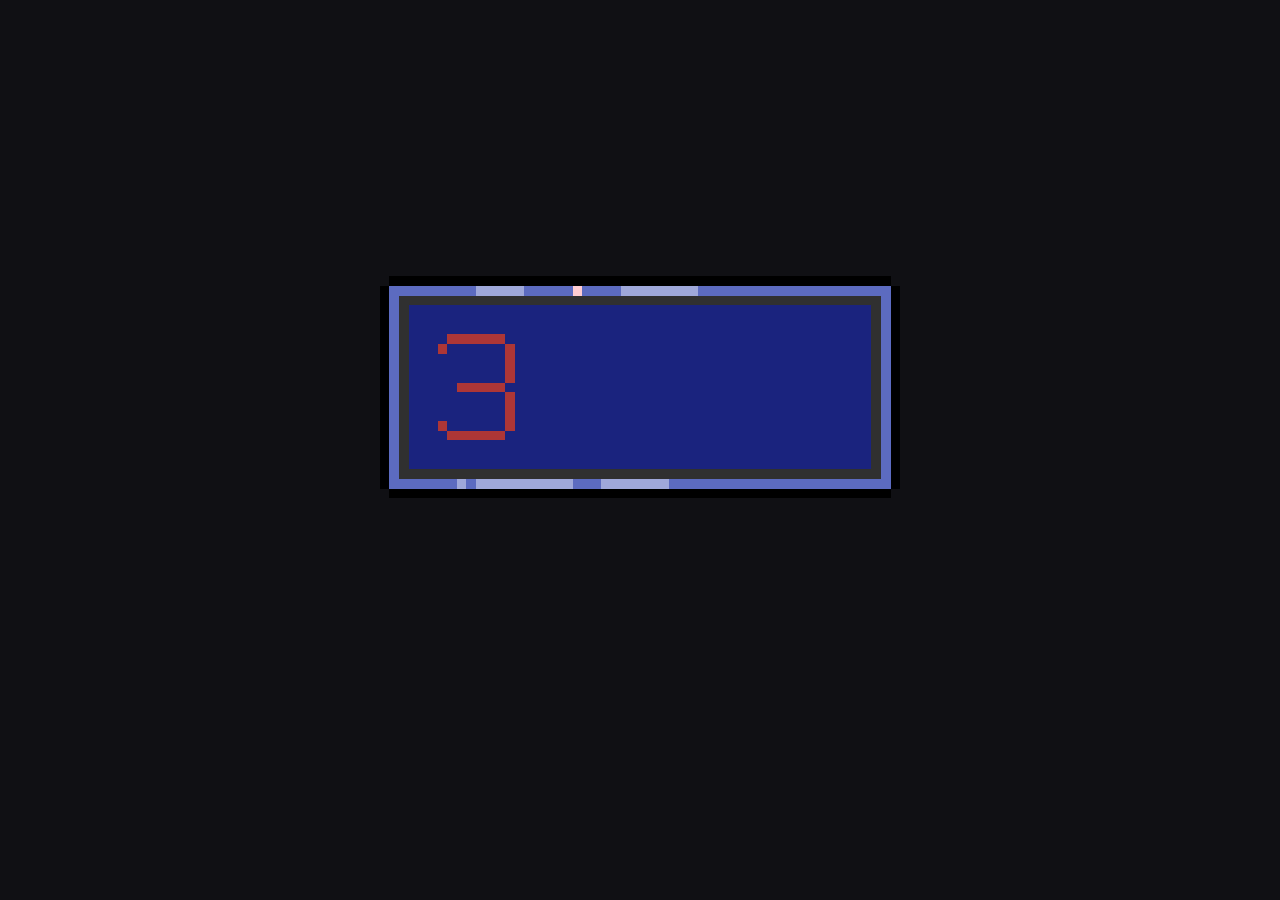
<file: index.html>
<!DOCTYPE html>
<html lang="en">
    <head>
        <meta charset="UTF-8">
        <meta name="viewport" content="width=device-width, initial-scale=1.0">
        <script>if(!sessionStorage.getItem('splashSeen')){window.location.href='splash.html';}</script>
        <link rel="stylesheet" href="style.css">
    </head>
    <body>
        <nav class="navbar">
            <a href="#" class="logo">
                <img src="assets/flag-orpheus-left.png" class="nav-flag">
            </a>
            <div class="nav-links">
                <a href="#about">about</a>
                <a href="#rewards">rewards</a>
                <a href="#faq">faq</a>
            </div>
        </nav>

        <section class="hero">
            <div class="hero-inner">
                <span class="section-label">✦ a hack club ysws</span>
                <div class="hero-title-row">
                    <h1>3am</h1>
                </div>
                <span class="hero-credit">YSWS by Hridhaan with the help of Seba</span>
                <p class="big-copy">Pick something dark-themed to build — a moody website, a cursed little tool, a game, or whatever else you can come up with.</p>
                <p class="big-copy">The only rule? It should look like it was built after the sun went down.</p>
                <p class="big-copy">Then finish it, ship it, and get rewarded for the hours you put in.</p>
                <div class="launch-box">
                    <img src="assets/owl.png" class="owl">
                    <div class="launch-right">
                        <p class="section-label">✦ until you can sleep</p>
                        <div class="clock-display">
                            <span id="days">00</span><span class="clock-sep">:</span><span id="hours">00</span><span class="clock-sep">:</span><span id="minutes">00</span><span class="clock-sep">:</span><span id="seconds">00</span>
                        </div>
                        <div class="clock-labels">
                            <span>days</span><span>hrs</span><span>min</span><span>sec</span>
                        </div>
                    </div>
                </div>
                <div class="hero-buttons">
                    <a href="https://forms.hackclub.com/3am" target="_blank" class="button">submit your project →</a>
                    <a href="dashboard.html" class="dashboard-button">Dashboard →</span>
                </div>
                <span class="hand-note scribble">- made possible by questionable sleep schedules</span>
            </div>
        </section>

        <section class="section" id="about">
            <span class="section-label">✦ how it works</span>
            <div class="steps">
                <div class="step">
                    <div class="step-body">
                        <div class="step-title">
                            <span class="step-num">01</span>
                            <h3>join the community</h3>
                        </div>
                        <p>join <a href="https://hackclub.slack.com/app_redirect?channel=3am" target="_blank" style="color:#d6b8dc">#3am</a> in Slack.</p>
                        <p class="hand-note">come say hi, lurk silently or accidentally make friends. your choice!</p>
                    </div>
                </div>

                <div class="step">
                    <div class="step-body">
                        <div class="step-title">
                            <span class="step-num">02</span>
                            <h3>build something</h3>
                        </div>
                        <p>website, game, tool, app, whatever.</p>
                        <p class="hand-note">the only requirement? it has to be dark.</p>
                    </div>
                </div>

                <div class="step">
                    <div class="step-body">
                        <div class="step-title">
                            <span class="step-num">03</span>
                            <h3>track your time</h3>
                        </div>
                        <p>use Hackatime while you build.</p>
                        <p class="hand-note">yes, we need proof you actually made the thing and didn't just stare at VS Code for 6 hours.</p>
                    </div>
                </div>

                <div class="step">
                    <div class="step-body">
                        <div class="step-title">
                            <span class="step-num">04</span>
                            <h3>submit your project</h3>
                        </div>
                        <p>send it in before the deadline.</p>
                        <p class="hand-note">show us what you built, how long it took, and hopefully something that actually runs.</p>
                    </div>
                </div>

                <div class="step">
                    <div class="step-body">
                        <div class="step-title">
                            <span class="step-num">05</span>
                            <h3>get your prize</h3>
                        </div>
                        <p>pick your rewards.</p>
                        <p class="hand-note">sleep schedule not included.</p>
                    </div>
                </div>
            </div>
        </section>

        <section class="section" id="rewards">
            <span class="section-label">✦ rewards</span>
            <h2>what you can earn</h2>
            <p class="big-copy">spend your beans on real stuff. <span class="hand-note" style="font-size:16px; transform:none">1 hour = 5 beans</span></p>
            <div class="rewards-grid">
                <div class="reward-item"><img src="https://www.worthing.in/cdn/shop/products/IMG_20210820_170902.jpg?v=1629459850" alt="book grant"><span>book grant</span><span class="reward-price">5 beans</span></div>
                <div class="reward-item"><img src="https://cdn.hackclub.com/019fd377-3649-75be-bf89-69efc5540c5c/image.png" alt="hardware"><span>hardware grant</span><span class="reward-price">5 beans</span></div>
                <div class="reward-item"><img src="https://encrypted-tbn0.gstatic.com/images?q=tbn:ANd9GcQ8YgHI-eO8T_VSS-6tA50IaVhsPWlC6CtM-WS7HRzEkA&s=10" alt="hosting"><span>hosting grant</span><span class="reward-price">5 beans</span></div>
                <div class="reward-item"><img src="https://cdn.hackclub.com/019fe60c-0565-778a-838b-8623ec78508c/image.png" alt="energy drink"><span>energy drink grant</span><span class="reward-price">5 beans</span></div>
                <div class="reward-item"><img src="https://cdn.hackclub.com/019e22e5-757a-781f-b5e3-a200ed973d98/image.png" alt="chrome extension"><span>chrome web dev extension</span><span class="reward-price">5 beans</span></div>
                <div class="reward-item"><img src="https://cdn.hackclub.com/019fa456-b4dd-7a73-b639-80828e63b63c/image.png" alt="coffee"><span>$10 coffee card</span><span class="reward-price">10 beans</span></div>
                <div class="reward-item"><img src="https://encrypted-tbn3.gstatic.com/shopping?q=tbn:ANd9GcQanU0gF4QKpnvIgXnmJUeXQaI5NMaWyK6V-1rBVa_j6-A02MkS5HHPunbs1giqx9eRX24aUwAi7LwkTIqwEhmP4kNYda5OAZX-to5HLSdyUmuyT12EAuEldp8" alt="peripheral"><span>peripheral device grant</span><span class="reward-price">10 beans</span></div>
                <div class="reward-item"><img src="https://www.foodandwine.com/thmb/YxTpbJjamzotxmM7XzYEq_rloNE=/1500x0/filters:no_upscale():max_bytes(150000):strip_icc()/Here-Are-the-Most-Popular-Snacks-in-America-Per-State-6ada7279c64a46898b6ec09ad083f9f2.jpg" alt="snacks"><span>snacks for the night</span><span class="reward-price">10 beans</span></div>
                <div class="reward-item"><img src="https://user-cdn.hackclub-assets.com/019fc98d-8ee8-7350-b61e-8d8ac6a72ede/ai.webp" alt="ai hosting"><span>$10 ai &amp; hosting credits</span><span class="reward-price">10 beans</span></div>
                <div class="reward-item"><img src="https://cdn.hackclub.com/019fe616-d1bd-7c38-8869-bcf4d63b6e71/image.png" alt="horror game"><span>horror game grant</span><span class="reward-price">20 beans</span></div>
                <div class="reward-item"><img src="https://i5.walmartimages.com/seo/TOPRenddon-32GB-Portable-MP3-Player-with-LCD-Screen-Ultra-Compact-Metal-Music-Player-USB-Rechargeable-SD-TF-Card-Reader-Audio-Player_fbcbfc6a-3222-41a9-8d8e-fcda8077fdb5.05a535eb8cadf1e8e52c7e97bac9d316.jpeg?odnHeight=573&odnWidth=573&odnBg=FFFFFF" alt="mp3"><span>mp3 player grant</span><span class="reward-price">20 beans</span></div>
                <div class="reward-item"><img src="https://cdn.hackclub.com/019fe60b-15b1-705a-9bbc-ee6358328eae/image.png" alt="brew machine"><span>brew machine grant</span><span class="reward-price">20 beans</span></div>
                <div class="reward-item"><img src="https://cdn.hackclub.com/019fc98d-90a6-7e78-bfff-d55d6b263f27/en_badge_web_generic.png" alt="google play"><span>google play dev account</span><span class="reward-price">25 beans</span></div>
                <div class="reward-item"><img src="https://cdn.hackclub.com/019fa458-4a5e-7024-941f-dc038a93780b/image.png" alt="blue light glasses"><span>blue light glasses</span><span class="reward-price">30 beans</span></div>
                <div class="reward-item"><img src="https://hackyeah.hackclub.com/minecraft.png" alt="minecraft"><span>minecraft</span><span class="reward-price">40 beans</span></div>
                <div class="reward-item"><img src="https://cdn.hackclub.com/019fc991-f6bc-77f7-a2f8-994b155053ac/image.png" alt="e-reader"><span>$50 e-reader grant</span><span class="reward-price">50 beans</span></div>
                <div class="reward-item"><img src="https://user-cdn.hackclub-assets.com/019fc991-fb83-76a0-bade-ea4a310811d2/image.png" alt="logitech"><span>logitech mx master 3s</span><span class="reward-price">100 beans</span></div>
                <div class="reward-item"><img src="https://encrypted-tbn1.gstatic.com/shopping?q=tbn:ANd9GcQSHergPPhI3EYYWRS6FwpbH-wSfz1POogGOgIgTpYIigBAYwfWOkTTAF1PGU7h28FY9hsLWYcXp4aN93A4qt5VnOmFWRRfwX_0uX6Rz-a_Ag6qfa2UUetY7Q" alt="laptop"><span>laptop grant</span><span class="reward-price">100 beans</span></div>
                <div class="reward-item"><img src="https://media.licdn.com/dms/image/v2/D4D22AQFtGTkok3Eniw/feedshare-shrink_800/feedshare-shrink_800/0/1701798439889?e=1787788800&v=beta&t=2lMisyqKuoQLh-8q9orDyJJVBltM6Vkp_y_ODux5I2E" alt="telescope"><span>telescope grant</span><span class="reward-price">100 beans</span></div>
                <div class="reward-item"><img src="https://cdn.hackclub.com/019fe615-bd5b-7ea1-853d-2b7ce27dcab8/image.png" alt="apple pencil"><span>apple pencil</span><span class="reward-price">130 beans</span></div>
                <div class="reward-item"><img src="https://hackyeah.hackclub.com/headphones.webp" alt="headphones"><span>Sony WH-CH720N</span><span class="reward-price">150 beans</span></div>
                <div class="reward-item"><img src="https://encrypted-tbn0.gstatic.com/images?q=tbn:ANd9GcQIdPoIO0vVg-60XUh_XWz15aRIMLN1WKbOdAGD2wWGLA&s=10" alt="gta vi"><span>GTA VI</span><span class="reward-price">155 beans</span></div>
                <div class="reward-item"><img src="https://user-cdn.hackclub-assets.com/019fc98d-8cd3-7f91-b55a-5f20132561e1/image.png" alt="flipper zero"><span>flipper zero</span><span class="reward-price">200 beans</span></div>
                <div class="reward-item"><img src="https://user-cdn.hackclub-assets.com/019fc991-f942-75a1-a5e9-b38dd99fc9d8/lookaside.fbsbx.webp" alt="meta glasses"><span>meta smart glasses</span><span class="reward-price">300 beans</span></div>
                <div class="reward-item"><img src="https://encrypted-tbn0.gstatic.com/images?q=tbn:ANd9GcQo9va3cCWu3j-TtW7XKGbor2KuhKfez3-DRzWlcNOZrQ&s=10" alt="ipad"><span>iPad (10th Gen)</span><span class="reward-price">325 beans</span></div>
                <div class="reward-item"><img src="https://user-cdn.hackclub-assets.com/019fc98d-9272-7302-8ec7-cc4ff5f5161b/image.png" alt="meta quest"><span>Meta Quest 3S</span><span class="reward-price">350 beans</span></div>
            </div>
            <p class="hand-note" style="margin-top:16px">→ dashboard coming soon</p>
        </section>

        <section class="section" id="faq">
            <span class="section-label">✦ questions</span>
            <h2>frequently asked</h2>
            <p class="big-copy">stuff people usually ask before jumping in.</p>

            <div class="faq-list">
                <div class="faq-item">
                    <button class="faq-q" data-faq>is this free?<span class="faq-chevron">▾</span></button>
                    <div class="faq-a"><div class="faq-a-inner">yep, totally free, same as every other Hack Club event.</div></div>
                </div>
                <div class="faq-item">
                    <button class="faq-q" data-faq>what can I ship?<span class="faq-chevron">▾</span></button>
                    <div class="faq-a"><div class="faq-a-inner">Pick something dark themed to build, a site, a tool, a game, whatever you're into. Hardware works too, and get real rewards for actually finishing it.</div></div>
                </div>
                <div class="faq-item">
                    <button class="faq-q" data-faq>Am I eligible?<span class="faq-chevron">▾</span></button>
                    <div class="faq-a"><div class="faq-a-inner">If you're 13 to 18, you're in, no matter where you live.</div></div>
                </div>
                <div class="faq-item">
                    <button class="faq-q" data-faq>Do I have to code at exactly 3 AM?<span class="faq-chevron">▾</span></button>
                    <div class="faq-a"><div class="faq-a-inner">Nah, "3 AM" is more of a vibe than a schedule. Code whenever works for you during the event.</div></div>
                </div>
            </div>
        </section>
    <footer>
        <ul>
            <li><img src="https://cdn.hackclub.com/019d730b-a931-785f-a435-c0b3eba933ce/puQ5T1DQN2FkLKxkse1UyxSH_MfbowlTpN71hRGDrvo" alt="Hack Club Logo" /></li>
            <li><a href="https://hackclub.com/privacy-and-terms#hack-club-standard-terms-and-conditions" target="_blank" rel="noopener noreferrer">TOS</a></li>
            <li><a href="https://hackclub.com/privacy-and-terms#hack-club-privacy-notice" target="_blank" rel="noopener noreferrer">Privacy Policy</a></li>
            <li><a href="https://forms.hackclub.com/bounty" target="_blank" rel="noopener noreferrer">Fulfillment Bounty</a></li>
            <li><a href="https://hackclub.com" target="_blank">Hack Club</a></li>
            <li><a href="https://hackclub.slack.com/app_redirect?channel=3am" target="_blank" rel="noopener noreferrer">Slack</a></li>
            <li><a href="https://hackatime.hackclub.com" target="_blank">Hackatime</a></li>
      </ul>
    </footer>
    <script src="script.js"></script>
    </body>
</html>
</file>
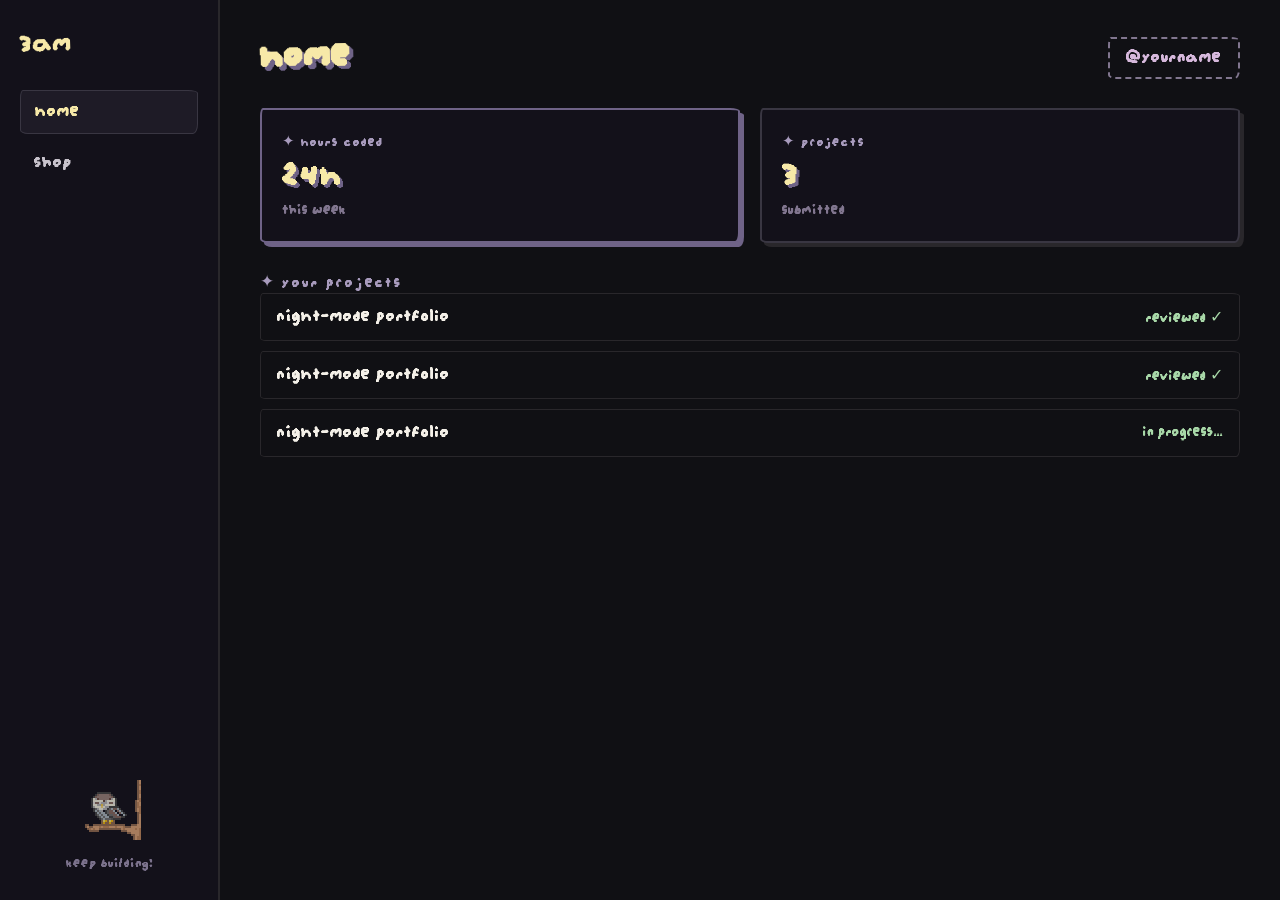
<file: dashboard.html>
<!DOCTYPE html>
<html lang="en">
    <head>
        <meta charset="UTF-8">
        <meta name="viewport" content="width=device-width, initial-scale=1.0">
        <title>3AM - Dashboard</title>
        <link rel="stylesheet" href="dashboard.css">
    </head>
    <body>
        <div class="layout">
            <aside class="sidebar">
                <a href="index.html" class="sidebar-logo">3AM</a>
                <nav class="sidebar-nav">
                    <a href="dashboard.html" class="nav-item active">
                        <span class="nav-icon">home</span>
                    </a>
                    <a href="shop.html" class="nav-item">
                        <span class="nav-icon">shop</span>
                    </a>
                </nav>
                <div class="sidebar-owl">
                    <img src="assets/owl.png" alt="owl">
                    <p>keep building!</p>
                </div>
            </aside>

            <main class="main">
                <div class="topbar">
                    <h1 class="page-title">home</h1>
                    <div class="user-badge">@yourname</div>
                </div>

                <div class="cards">
                    <div class="card card-accent">
                        <span class="card-label">✦ hours coded</span>
                        <span class="card-value">24h</span>
                        <span class="card-sub">this week</span>
                    </div>
                    <div class="card">
                        <span class="card-label">✦ projects</span>
                        <span class="card-value">3</span>
                        <span class="card-sub">submitted</span>
                    </div>
                </div>

                <div class="section-box">
                    <span class="section-label">✦ your projects</span>
                    <div class="project-list">
                        <div class="project-item">
                            <span class="project-name">night-mode portfolio</span>
                            <span class="project-tag">reviewed ✓</span>
                        </div>
                        <div class="project-item">
                            <span class="project-name">night-mode portfolio</span>
                            <span class="project-tag">reviewed ✓</span>
                        </div>
                        <div class="project-item">
                            <span class="project-name">night-mode portfolio</span>
                            <span class="project-tag">in progress...</span>
                        </div>
                    </div>
                </div>
            </main>
    </body>
</html>
</file>
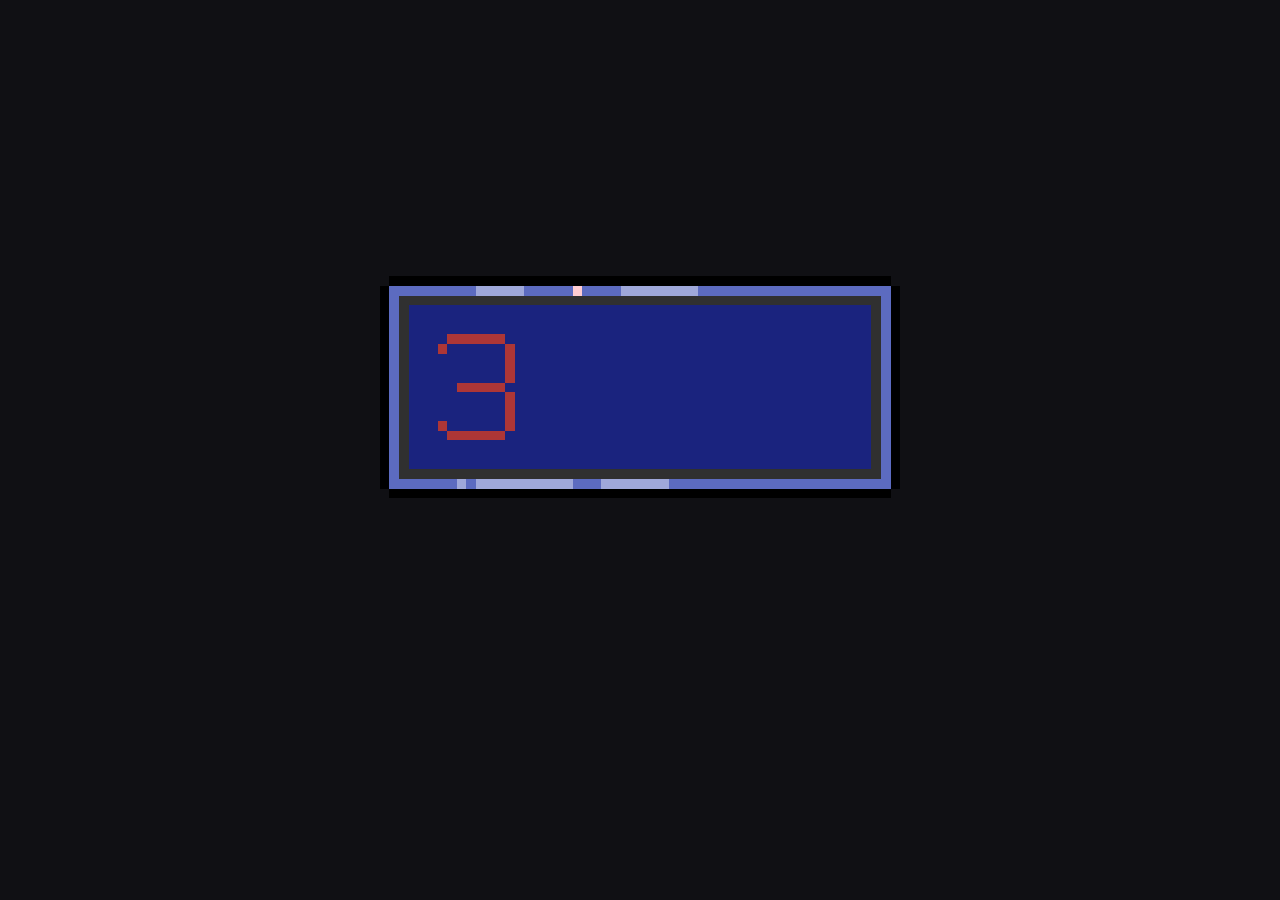
<file: splash.html>
<!DOCTYPE html>
<html lang="en">
<head>
    <meta charset="UTF-8">
    <meta name="viewport" content="width=device-width, initial-scale=1.0">
    <title>3AM</title>
    <link rel="stylesheet" href="splash.css">
</head>
<body>
    <div class="splash" id="splash">
        <img src="assets/splash1.png" class="splash-img" id="splashImg">
        <img src="assets/splash2.png" class="splash-img splash-img-next" id="splashImgNext">
        <div class="splash-label" id="splashLabel">ysws<br><span class="splash-credit">by Hridhaan with the help of Seba</span></div>
    </div>
    <script src="splash.js"></script>
</body>
</html>
</file>
<file: style.css>
@font-face {
    font-family: "Augie";
    src: url("./fonts/augiepixel.ttf") format("truetype");
}

* {
    font-family: "Augie", cursive;
    box-sizing: border-box
}

body {
    margin: 0;
    background: #101014 url('assets/background.jpg') center/cover no-repeat fixed;
    color: #f4f0e8;
}

.ysws-credit {
    text-align: center;
    padding: 8px;
    font-size: 14px;
    color: #81768f;
    background: rgba(16,16,20,0.7);
    letter-spacing: 1px;
}

.navbar {
    display: flex;
    align-items: center;
    gap: 24px;
    padding: 18px 36px;
    border-bottom: 2px solid #29272b;
    background: rgba(16, 16, 20, 0.55);
    backdrop-filter: blur(8px);
}

.logo {
    font-size: 34px;
    color: #f7e9a8;
    text-decoration: none;
    text-shadow: 3px 3px 0 #6f6387;
    transform: rotate(-2deg);
    display: inline-flex;
    align-items: center;
    gap: 8px;
}

.nav-flag {
    height: 32px;
    image-rendering: pixelated;
}

.nav-links {
    display: flex;
    gap: 20px;
    margin-left: auto;
}

.nav-links a {
    color: #c8c3cc;
    text-decoration: none;
    font-size: 22px;
}

.nav-links a:hover {
    color: #f7e9a8;
    text-decoration: underline;
    text-decoration-style: wavy;
}

.hero-inner {
    max-width: 680px;
    margin: 0 auto;
    padding: 32px 32px;
    display: flex;
    flex-direction: column;
    gap: 12px;
}

.hero-buttons {
    display: flex;
    gap: 12px;
    align-items: center;
    flex-wrap: wrap;
    margin-top: 4px;
}

.section {
    max-width: 680px;
    margin:48px auto;
    padding: 32px;
    border: 2px solid #393642;
    border-radius: 3px 10px 5px 8px / 8px 3px 10px 4px;
    background: rgba(16, 16, 20, 0.55);
    backdrop-filter: blur(8px);
}

.section-label {
    color: #a89bbd;
    font-size: 17px;
    letter-spacing: 2px;
    transform: rotate(-1deg);
}

h1 {
    color: #f7e9a8;
    font-size: 52px;
    line-height: 1;
    margin: 0;
    text-shadow: 5px 5px 0 #6f6387;
    transform: rotate(-1.5deg);
    display: inline-block;
}

.hero-title-row {
    display: flex;
    align-items: center;
    gap: 14px;
}

.hero-flag {
    height: 52px;
    image-rendering: pixelated;
}

.hero-credit {
    font-size: 14px;
    color: #81768f;
    letter-spacing: 1px;
    margin: 0;
}

h2 span {
    color: #d6b8dc;
    text-decoration: underline;
    text-decoration-style: wavy;
    text-underline-offset: 4px;
}

.big-copy {
    color: #f4f0e8 !important;
    font-size: 20px;
    line-height: 1.6;
    margin: 0;
}

.about-copy p {
    color: #c8c3cc;
    line-height: 1.8
}

.hand-note,
.scribble {
    color: #d7a9c5;
    font-size: 20px;
    display: inline-block;
}
.button {
    display: inline-block;
    padding: 14px 25px;
    background: #29272b;
    color: white;
    border: 3px solid #29272b;
    border-radius: 3px 10px 5px 8px / 8px 3px 10px 4px;
    font-size: 26px;
    text-decoration: none;
    box-shadow: 5px 5px 0 #c8bfd0;
    transition: .2s ease;
}

.button:hover {
    transform: rotate(2deg) traslateY(-4px);
    box-shadow: 7px 7px 0 #c8bfd0;
}

.dashboard-button {
    display: inline-block;

    padding: 14px 22px;

    border: 2px dashed #81768f;
    border-radius: 3px 10px 5px 8px / 8px 3px 10px 4px;

    color: #e8e2ed;
    font-size: 24px;

    text-decoration: none;

    transition: .2s ease;
}

.dashboard-button:hover {
    background: #29243d;
    border-style: solid;
    transform: rotate(-1deg) translateY(-3px);
}

.launch-box {
    display: flex;
    flex-direction: row;
    align-items: center;
    gap: 20px;
    max-width: 680px;
    margin: 4px 0;
    padding: 14px 20px;
    border: 2px solid #393642;
    border-radius: 3px 10px 5px 8px / 8px 3px 10px 4px;
    background: rgba(16, 16, 20, 0.55);
    backdrop-filter: blur(8px);
}

.owl {
    width: 60px;
    image-rendering: pixelated;
    flex-shrink: 0;
}

.launch-right {
    display: flex;
    flex-direction: column;
    gap: 12px;
}

.clock-display {
    display: flex;
    align-items: center;
    gap: 2px;
    font-size: 36px;
    color: #f7e9a8;
    text-shadow: 3px 3px 0 #6f6387;
    line-height: 1;
    letter-spacing: 2px;
}

.clock-display span {
    display: inline-block;
    width: 2ch;
    text-align: center;
}

.clock-sep {
    color: #6f6387;
    width: auto !important;
    margin: 0 2px;
}

.clock-labels {
    display: flex;
    gap: 0;
    margin-top: 4px;
}

.clock-labels span {
    font-size: 12px;
    color: #a89bbd;
    letter-spacing: 1px;
    width: calc(2ch + 18px);
    text-align: center;
}

.countdown-unit {
    display: flex;
    flex-direction: column;
    align-items: center;
    gap: 4px;
}

.countdown-unit span {
    font-size: 52px;
    color: #f7e9a8;
    text-shadow: 4px 4px 0 #6f6387;
    line-height: 1;
    display: inline-block;
    width: 2ch;
    text-align: center;
}

.countdown-unit label {
    font-size: 16px;
    color: #a89bbd;
    letter-spacing: 2px;
}

.steps {
    display: flex;
    flex-direction: column;
    margin-top: 20px;
}

.step {
    display: flex;
    gap: 20px;
    padding: 20px 0;
    border-bottom: 1px solid #29272b;
}

.step:last-child {
    border-bottom: none;
}

.step-num {
    font-size: 18px;
    color: #393642;
    letter-spacing: 2px;
    padding-top: 4px;
    flex-shrink: 0;
}

.step-title {
    display: flex;
    align-items: baseline;
    gap: 12px;
    margin-bottom: 6px;
}

.step-title h3 {
    margin: 0;
    font-size: 28px;
    color: #f4f0e8;
}

.step-body p {
    margin: 0;
    font-size: 22px;
    color: #c8c3cc;
    line-height: 1.5;
}

.step-body .hand-note {
    font-size: 20px;
    color: #a89bbd;
    transform: none;
    display: block;
    margin-top: 4px;
}

footer {
    max-width: 680px;
    margin: 48px auto;
    padding: 32px;
    border-top: 2px solid #29272b;
    background: rgba(16, 16, 20, 0.55);
    backdrop-filter: blur(8px);
}

footer ul {
    list-style: none;
    margin: 0;
    padding: 0;
    display: flex;
    align-items: center;
    flex-wrap: wrap;
    gap: 20px;
}

footer img {
    height: 28px;
    opacity: 0.6;
}

footer a {
    color: #81768f;
    text-decoration: none;
    font-size: 18px;
    transition: color .2s;
}

footer a:hover {
    color: #d6b8dc;
}

.rewards-grid {
    display: grid;
    grid-template-columns: repeat(auto-fill, minmax(140px, 1fr));
    gap: 16px;
    margin-top: 16px;
}

.reward-item {
    background: #13111a;
    border: 1.5px solid #393642;
    border-radius: 3px 10px 5px 8px / 8px 3px 10px 4px;
    padding: 12px;
    display: flex;
    flex-direction: column;
    align-items: center;
    gap: 8px;
    font-size: 15px;
    color: #f4f0e8;
    text-align: center;
}

.reward-item img {
    width: 100%;
    height: 80px;
    object-fit: contain;
}

.reward-price {
    font-size: 13px;
    color: #f7e9a8;
}

.faq-list {
    display: flex;
    flex-direction: column;
    margin-top: 20px;
}

.faq-item {
    border-bottom: 1px solid #29272b;
}

.faq-item:last-child {
    border-bottom: none;
}

.faq-q {
    width: 100%;
    background: none;
    border: none;
    color: #f4f0e8;
    font-size: 22px;
    font-family: "Augie", cursive;
    text-align: left;
    padding: 18px 0;
    cursor: pointer;
    display: flex;
    justify-content: space-between;
    align-items: center;
}

.faq-q:hover {
    color: #f7e9a8;
}

.faq-chevron {
    transition: transform .2s ease;
    color: #81768f;
}

.faq-item.open .faq-chevron {
    transform: rotate(180deg);
}

.faq-a {
    display: grid;
    grid-template-rows: 0fr;
    transition: grid-template-rows .2s ease, padding .2s ease;
    padding-bottom: 0;
}

.faq-item.open .faq-a {
    grid-template-rows: 1fr;
    padding-bottom: 18px;
}

.faq-a-inner {
    overflow: hidden;
    min-height: 0;
    font-size: 20px;
    color: #c8c3cc;
    line-height: 1.6;
}
</file>
<file: dashboard.css>
@font-face {
    font-family: "Augie";
    src: url("./fonts/augiepixel.ttf") format(truetype);
}

* {
    font-family: "Augie", cursive;
    box-sizing: border-box;
    margin: 0;
    padding: 0;
}

body {
    background: #101014;
    color: #f4f0e8;
    min-height: 100vh;
}

.layout {
    display: flex;
    min-height: 100vh;
}

.sidebar {
    width: 220px;
    flex-shrink: 0;
    background: #13111a;
    border-right: 2px solid #29272b;
    display: flex;
    flex-direction: column;
    padding: 28px 20px;
    gap: 32px;
    position: sticky;
    top: 0;
    height: 100vh;
}

.sidebar-logo {
    font-size: 30px;
    color: #f7e9a8;
    text-decoration: none;
    text-decoration: 3px 3px 0 #6f6387;
    transform: rotate(-2deg);
    display: inline-block;
}

.sidebar-nav {
    display: flex;
    flex-direction: column;
    gap: 8px;
}

.nav-item {
    display: flex;
    align-items: center;
    gap: 10px;
    padding: 10px 14px;
    border-radius: 3px 10px 5px 8px / 8px 3px 10px 4px;
    color: #c8c3cc;
    text-decoration: none;
    font-size: 22px;
    transition: background .15s, color .15s;
}

.nav-item:hover,
.nav-item.active {
    background: #1e1b26;
    color: #f7e9a8;
}

.nav-item.active {
    border: 1.5px solid #393642;
}

.nav-icon {
    font-size: 20px;
}

.sidebar-owl {
    margin-top: auto;
    text-align: center;
    opacity: 0.7;
}

.sidebar-owl img {
    width: 64px;
    image-rendering: pixelated;
}

.sidebar-owl p {
    font-size: 15px;
    color: #a89bbd;
    margin-top: 8px;
}

.main {
    flex: 1;
    padding: 36px 40px;
    display: flex;
    flex-direction: column;
    gap: 28px;
}

.topbar {
    display: flex;
    align-items: center;
    justify-content: space-between;
}

.page-title {
    font-size: 42px;
    color: #f7e9a8;
    text-shadow: 4px 4px 0 #6f6387;
    transform: rotate(-1deg);
    display: inline-block;
}

.user-badge {
    font-size: 20px;
    color: #d6b8dc;
    border: 2px dashed #81768f;
    padding: 8px 16px;
    border-radius: 3px 10px 5px 8px / 8px 3px 10px 4px;
}

.cards {
    display: flex;
    gap: 20px;
    flex-wrap: wrap;
}

.card {
    flex: 1;
    min-width: 140px;
    background: #13111a;
    border: 2px solid #393642;
    border-radius: 3px 10px 5px 8px / 8px 3px 10px 4px;
    padding: 22px 20px;
    display: flex;
    flex-direction: column;
    gap: 6px;
    box-shadow: 4px 4px 0 #29272b;
}

.card-accent {
    border-color: #6f6387;
    box-shadow: 4px 4px 0 #6f6387;
}

.card-label {
    font-size: 15px;
    color: #a89bbd;
    letter-spacing: 1px;
}

.card-value {
    font-size: 40px;
    color: #f7e9a8;
    text-shadow: 3px 3px 0 #6f6387;
    line-height: 1;
}

.card-sub {
    font-size: 16px;
    color: #81768f;
}

.selection-box {
    background: #13111a;
    border: 2px solid #393642;
    border-radius: 3px 10px 5px 8px / 8px 3px 10px 4px;
    padding: 24px 28px;
    display: flex;
    flex-direction: column;
    gap: 16px;
}

.section-label {
    color: #a89bbd;
    font-size: 17px;
    letter-spacing: 2px;
}

.project-list {
    display: flex;
    flex-direction: column;
    gap: 10px;
}

.project-item {
    display: flex;
    justify-content: space-between;
    align-items: center;
    padding: 12px 16px;
    background: #101014;
    border: 1px solid #29272b;
    border-radius: 3px 8px 4px 6px / 6px 3px 8px 3px;
}

.project-name {
    font-size: 20px;
    color: #f4f0e8;
}

.project-tag {
    font-size: 16px;
    color: #a8d8a8;
}

.project-tag.pending {
    color: #d7a9c5;
}

.project-tag.pending {
    color: #d7a9c5;
}
</file>
<file: splash.css>
@font-face {
    font-family: "Augie";
    src: url("./fonts/augiepixel.ttf") format("truetype");
}

* {
    margin: 0;
    padding: 0;
    box-sizing: border-box;
}

body {
    background: #101014;
    width: 100vw;
    height: 100vh;
    overflow: hidden;
}

.splash {
    width: 100vw;
    height: 100vh;
    display: flex;
    align-items: center;
    justify-content: center;
    position: relative;
}

.splash-img {
    width: 60vw;
    height: 60vh;
    object-fit: contain;
    image-rendering: pixelated;
    opacity: 1;
    transition: opacity 0.4s ease;
    position: absolute;
}

.splash-img-next {
    opacity: 0;
}

.splash-label {
    position: absolute;
    top: calc(50% + 31vh);
    left: 50%;
    transform: translateX(-50%);
    font-family: "Augie", cursive;
    font-size: 32px;
    color: #f7e9a8;
    text-shadow: 3px 3px 0 #6f6387;
    letter-spacing: 6px;
    opacity: 0;
    transition: opacity 0.8s ease;
    text-align: center;
    white-space: nowrap;
}

.splash-credit {
    font-size: 14px;
    color: #81768f;
    letter-spacing: 2px;
    text-shadow: none;
}
</file>
